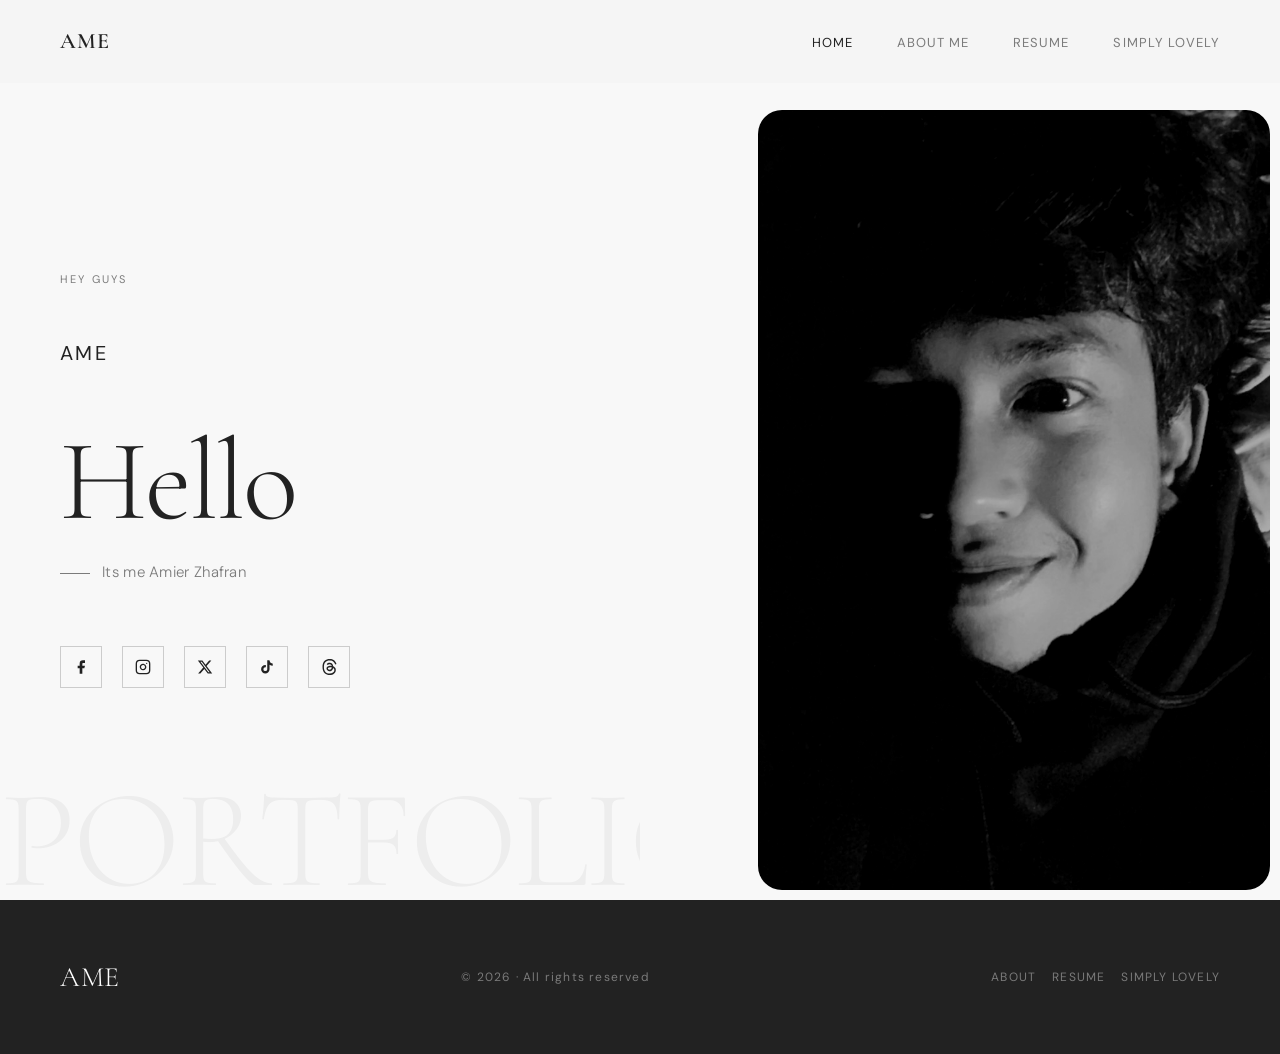
<file: index.html>
<!DOCTYPE html>
<html lang="en">
<head>
<meta charset="UTF-8">
<meta name="viewport" content="width=device-width, initial-scale=1.0">
<title>ame — Personal</title>
<link rel="preconnect" href="https://fonts.googleapis.com">
<link rel="preconnect" href="https://fonts.gstatic.com" crossorigin>
<link href="https://fonts.googleapis.com/css2?family=Cormorant+Garamond:ital,wght@0,300;0,400;0,600;1,300;1,400&family=DM+Sans:wght@300;400;500&display=swap" rel="stylesheet">
<link rel="stylesheet" href="css/styles.css">
</head>
<body>

<nav>
  <a href="index.html" class="nav-logo">AME</a>
  <ul class="nav-links">
    <li><a href="index.html" class="active">Home</a></li>
    <li><a href="about.html">About Me</a></li>
    <li><a href="resume.html">Resume</a></li>
    <li><a href="loml.html">Simply Lovely</a></li>
  </ul>
</nav>

<section class="hero">
  <div class="hero-bg-text">PORTFOLIO</div>

  <div class="hero-left">
    <p class="hero-year fade-in">Hey Guys</p>

    <div class="hero-stats fade-in">
      <div>
        <span class="stat-label">ame</span>
      </div>
    </div>

    <h1 class="hero-hello fade-in">Hello</h1>
    <p class="hero-sub fade-in"><span></span>Its me Amier Zhafran</p>

    <div class="social-row fade-in">
      <!-- Facebook -->
      <a href="#" rel="noopener noreferrer" class="social-link" title="Facebook">
        <svg viewBox="0 0 24 24"><path d="M18 2h-3a5 5 0 0 0-5 5v3H7v4h3v8h4v-8h3l1-4h-4V7a1 1 0 0 1 1-1h3z"/></svg>
      </a>
      <!-- Instagram -->
      <a href="#" rel="noopener noreferrer" class="social-link" title="Instagram">
        <svg viewBox="0 0 24 24"><rect x="2" y="2" width="20" height="20" rx="5" ry="5" fill="none" stroke="currentColor" stroke-width="2"/><path d="M16 11.37A4 4 0 1 1 12.63 8 4 4 0 0 1 16 11.37z" fill="none" stroke="currentColor" stroke-width="2"/><line x1="17.5" y1="6.5" x2="17.51" y2="6.5" stroke="currentColor" stroke-width="2" stroke-linecap="round"/></svg>
      </a>
      <!-- X / Twitter -->
      <a href="#" rel="noopener noreferrer" class="social-link" title="X (Twitter)">
        <svg viewBox="0 0 24 24"><path d="M18.244 2.25h3.308l-7.227 8.26 8.502 11.24H16.17l-5.214-6.817L4.99 21.75H1.68l7.73-8.835L1.254 2.25H8.08l4.713 6.231zm-1.161 17.52h1.833L7.084 4.126H5.117z"/></svg>
      </a>
      <!-- TikTok -->
      <a href="#" rel="noopener noreferrer" class="social-link" title="TikTok">
        <svg viewBox="0 0 24 24"><path d="M19.59 6.69a4.83 4.83 0 01-3.77-4.25V2h-3.45v13.67a2.89 2.89 0 01-2.88 2.5 2.89 2.89 0 01-2.89-2.89 2.89 2.89 0 012.89-2.89c.28 0 .54.04.79.1V9.01a6.27 6.27 0 00-.79-.05 6.34 6.34 0 00-6.34 6.34 6.34 6.34 0 006.34 6.34 6.34 6.34 0 006.33-6.34V8.69a8.18 8.18 0 004.78 1.52V6.77a4.85 4.85 0 01-1.01-.08z"/></svg>
      </a>
      <!-- Threads -->
      <a href="#" rel="noopener noreferrer" class="social-link" title="Threads">
        <svg viewBox="0 0 15 16"><path d="M6.321 6.016c-.27-.18-1.166-.802-1.166-.802.756-1.081 1.753-1.502 3.132-1.502.975 0 1.803.327 2.394.948s.928 1.509 1.005 2.644q.492.207.905.484c1.109.745 1.719 1.86 1.719 3.137 0 2.716-2.226 5.075-6.256 5.075C4.594 16 1 13.987 1 7.994 1 2.034 4.482 0 8.044 0 9.69 0 13.55.243 15 5.036l-1.36.353C12.516 1.974 10.163 1.43 8.006 1.43c-3.565 0-5.582 2.171-5.582 6.79 0 4.143 2.254 6.343 5.63 6.343 2.777 0 4.847-1.443 4.847-3.556 0-1.438-1.208-2.127-1.27-2.127-.236 1.234-.868 3.31-3.644 3.31-1.618 0-3.013-1.118-3.013-2.582 0-2.09 1.984-2.847 3.55-2.847.586 0 1.294.04 1.663.114 0-.637-.54-1.728-1.9-1.728-1.25 0-1.566.405-1.967.868ZM8.716 8.19c-2.04 0-2.304.87-2.304 1.416 0 .878 1.043 1.168 1.6 1.168 1.02 0 2.067-.282 2.232-2.423a6.2 6.2 0 0 0-1.528-.161"/></svg>
      </a>
    </div>
  </div>

  <div class="hero-right">
    <div class="hero-portrait-placeholder">
      <img src="images/me.jpeg" alt="Amier Zhafran" class="hero-portrait-image">
    </div>
  </div>

</section>

<footer>
  <span class="footer-name">AME</span>
  <span class="footer-copy">© 2026 · All rights reserved</span>
  <div class="footer-social">
    <a href="about.html">About</a>
    <a href="resume.html">Resume</a>
    <a href="loml.html">Simply Lovely</a>
  </div>
</footer>

</body>
</html>
</file>
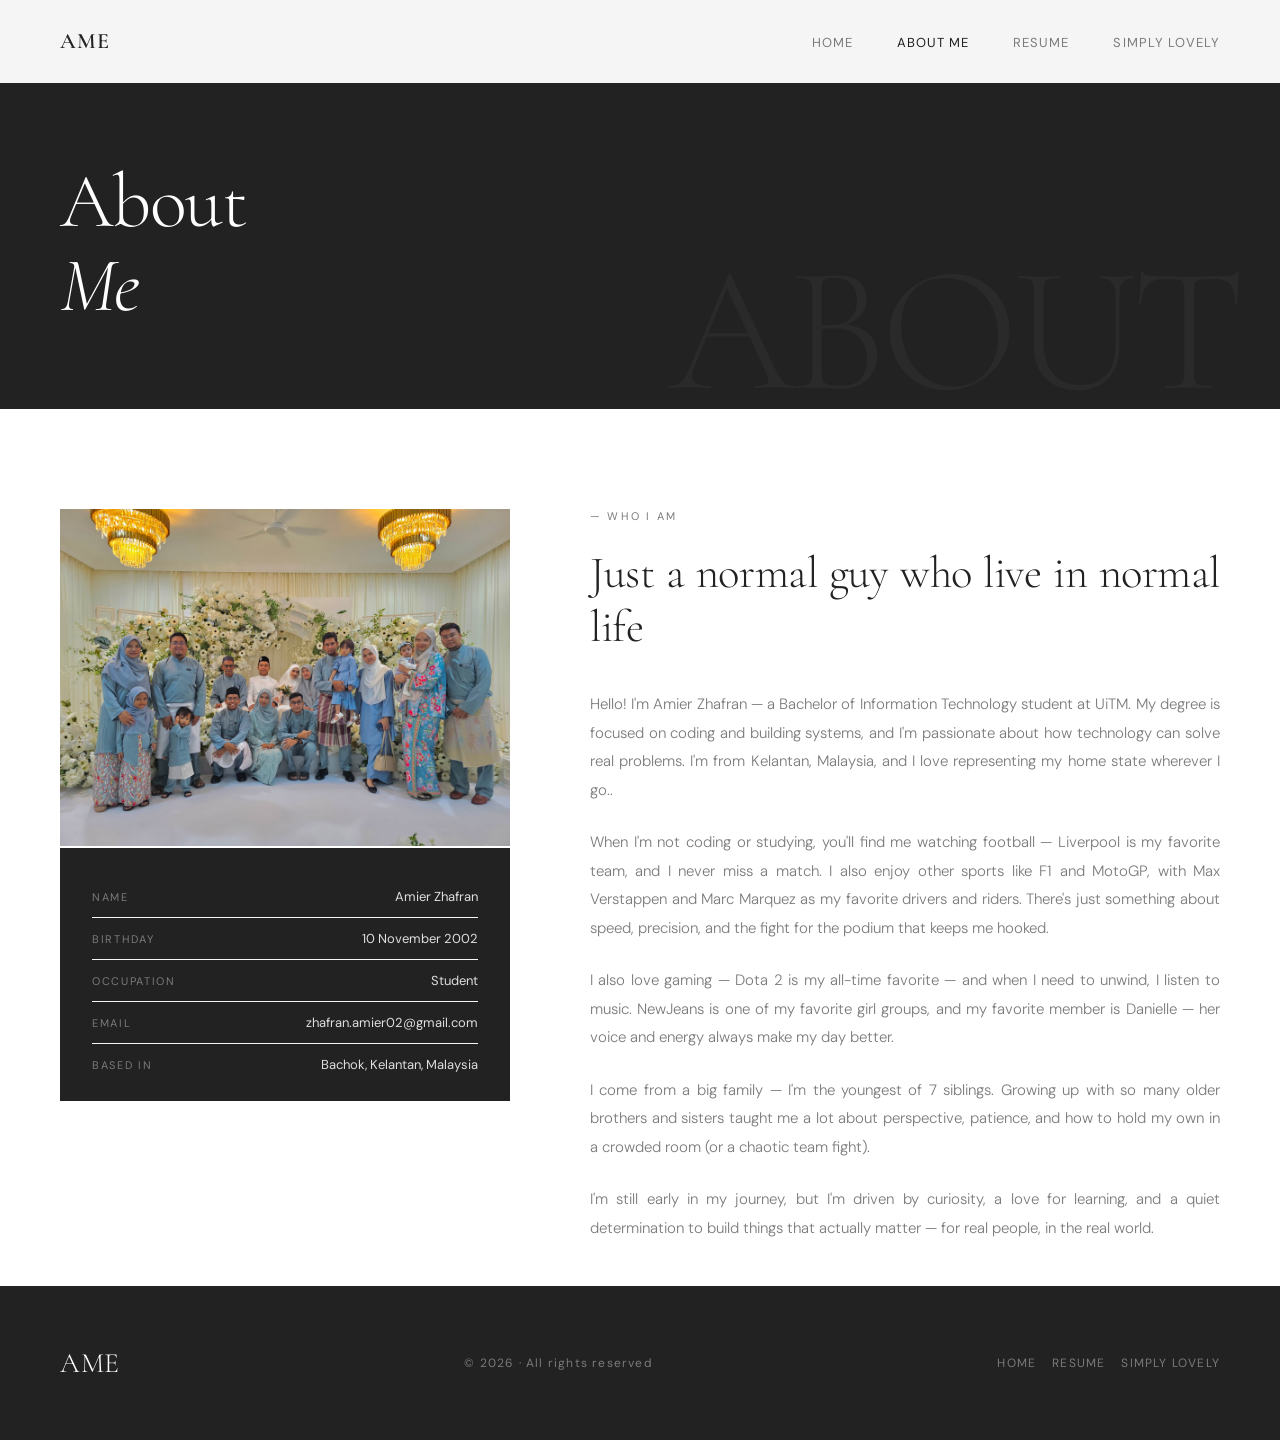
<file: about.html>
<!DOCTYPE html>
<html lang="en">
<head>
<meta charset="UTF-8">
<meta name="viewport" content="width=device-width, initial-scale=1.0">
<title>ame - About Me</title>
<link rel="preconnect" href="https://fonts.googleapis.com">
<link rel="preconnect" href="https://fonts.gstatic.com" crossorigin>
<link href="https://fonts.googleapis.com/css2?family=Cormorant+Garamond:ital,wght@0,300;0,400;0,600;1,300;1,400&family=DM+Sans:wght@300;400;500&display=swap" rel="stylesheet">
<link rel="stylesheet" href="css/styles.css">
</head>
<body>

<nav>
  <a href="index.html" class="nav-logo">AME</a>
  <ul class="nav-links">
    <li><a href="index.html">Home</a></li>
    <li><a href="about.html" class="active">About Me</a></li>
    <li><a href="resume.html">Resume</a></li>
    <li><a href="loml.html">Simply Lovely</a></li>
  </ul>
</nav>
<!-- nav-cta removed to match site header -->

<div class="page-header page-header--about">
  <h1 class="page-title">About<br><em>Me</em></h1>
</div>

<!-- BIO -->
<section class="bio-section">
  <div class="profile-photo-wrap">
    <div class="profile-photo">
      <img src="images/family_latest.jpg" alt="Family photo" class="profile-photo-img">
      </div>
    <div class="profile-meta">
      <div class="meta-row">
        <span class="meta-key">Name</span>
        <span class="meta-val">Amier Zhafran</span>
      </div>
      <div class="meta-row">
        <span class="meta-key">Birthday</span>
        <span class="meta-val">10 November 2002</span>
      </div>
      <div class="meta-row">
        <span class="meta-key">Occupation</span>
        <span class="meta-val">Student</span>
      </div>
      <div class="meta-row">
        <span class="meta-key">Email</span>
        <span class="meta-val">zhafran.amier02@gmail.com</span>
      </div>
      <div class="meta-row">
        <span class="meta-key">Based In</span>
        <span class="meta-val">Bachok, Kelantan, Malaysia</span>
      </div>
    </div>
  </div>

  <div class="bio-content" style="grid-column:2; text-align:justify; text-justify:inter-word;">
    <p class="bio-label">— Who I am</p>
    <h2 class="bio-heading">Just a normal guy who live in normal life</h2>
    <p class="bio-text">Hello! I'm Amier Zhafran — a Bachelor of Information Technology student at UiTM. My degree is focused on coding and building systems, and I'm passionate about how technology can solve real problems. I'm from Kelantan, Malaysia, and I love representing my home state wherever I go..</p>
    <p class="bio-text">When I'm not coding or studying, you'll find me watching football — Liverpool is my favorite team, and I never miss a match. I also enjoy other sports like F1 and MotoGP, with Max Verstappen and Marc Marquez as my favorite drivers and riders. There's just something about speed, precision, and the fight for the podium that keeps me hooked.</p>
    <p class="bio-text">I also love gaming — Dota 2 is my all-time favorite — and when I need to unwind, I listen to music. NewJeans is one of my favorite girl groups, and my favorite member is Danielle — her voice and energy always make my day better.</p>
    <p class="bio-text">I come from a big family — I'm the youngest of 7 siblings. Growing up with so many older brothers and sisters taught me a lot about perspective, patience, and how to hold my own in a crowded room (or a chaotic team fight).</p>
    <p class="bio-text">I'm still early in my journey, but I'm driven by curiosity, a love for learning, and a quiet determination to build things that actually matter — for real people, in the real world.</p>
  </div>
</section>

<footer>
  <span class="footer-name">AME</span>
  <span class="footer-copy">© 2026 · All rights reserved</span>
  <div class="footer-social">
    <a href="index.html">Home</a>
    <a href="resume.html">Resume</a>
    <a href="loml.html">Simply Lovely</a>
  </div>
</footer>

</body>
</html>
</file>
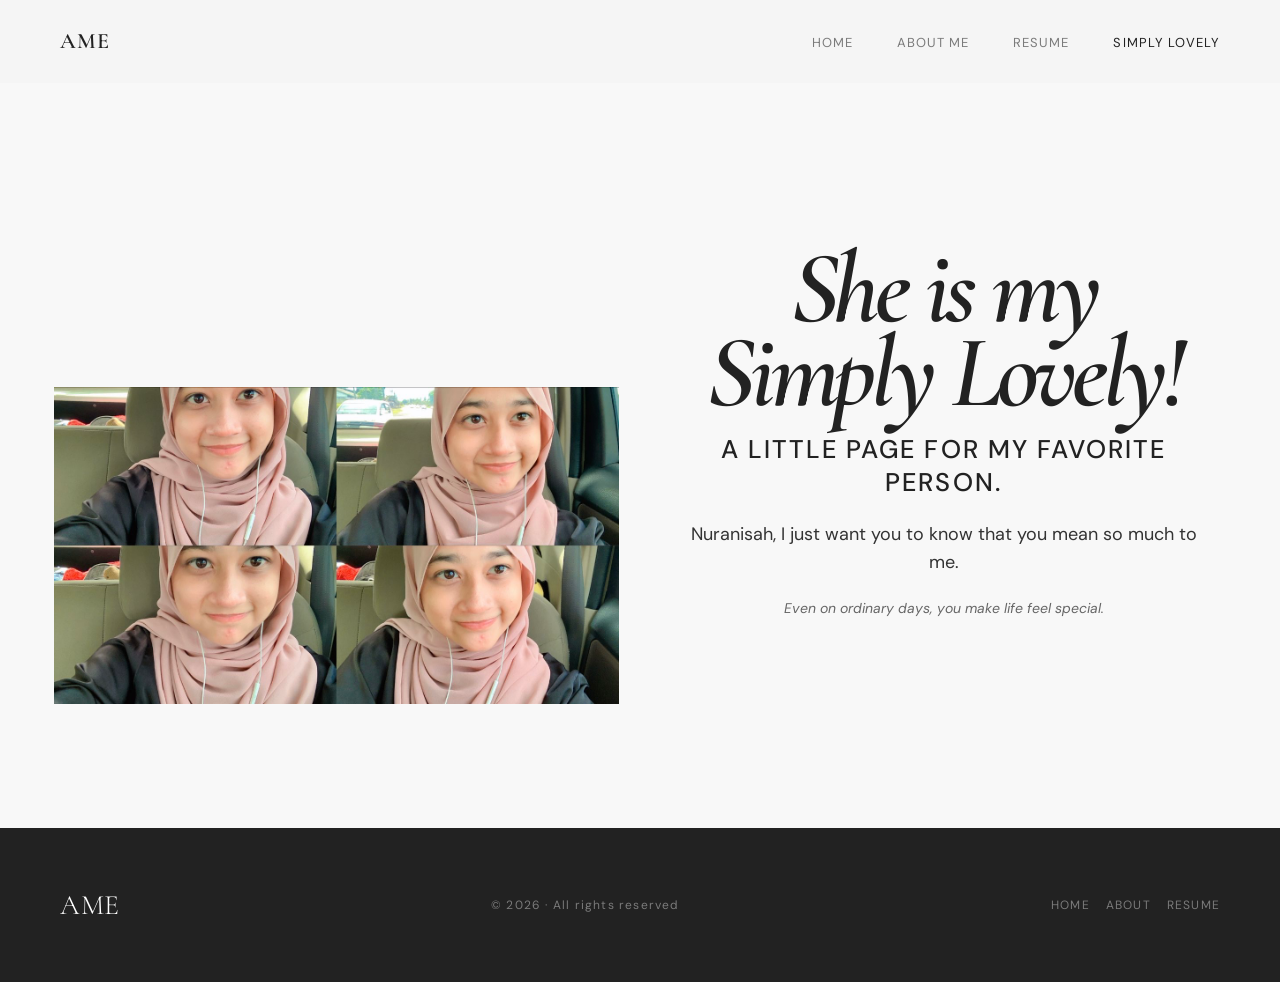
<file: loml.html>
<!DOCTYPE html>
<html lang="en">
<head>
<meta charset="UTF-8">
<meta name="viewport" content="width=device-width, initial-scale=1.0">
<title>ame - Simply Lovely</title>
<link rel="preconnect" href="https://fonts.googleapis.com">
<link rel="preconnect" href="https://fonts.gstatic.com" crossorigin>
<link href="https://fonts.googleapis.com/css2?family=Cormorant+Garamond:ital,wght@0,300;0,400;0,600;1,300;1,400&family=DM+Sans:wght@300;400;500;700&display=swap" rel="stylesheet">
<link rel="stylesheet" href="css/styles.css">
</head>
<body class="loml-page">

<nav>
  <a href="index.html" class="nav-logo">AME</a>
  <ul class="nav-links">
    <li><a href="index.html">Home</a></li>
    <li><a href="about.html">About Me</a></li>
    <li><a href="resume.html">Resume</a></li>
    <li><a href="loml.html" class="active">Simply Lovely</a></li>
  </ul>
</nav>

<main>
  <section class="loml-hero">
    <div class="loml-photo-panel">
      <div class="loml-photo-frame">
             <img src="images/my simply lovely.jpeg" alt="Simply Lovely" class="loml-photo-img">
        <div class="loml-photo-placeholder">
          <svg viewBox="0 0 24 24"><path d="M20 21v-2a4 4 0 0 0-4-4H8a4 4 0 0 0-4 4v2"/><circle cx="12" cy="7" r="4"/></svg>
          <strong>Your photo here</strong>
          <span>Replace this box with your own portrait or couple photo.</span>
        </div>
      </div>
    </div>

    <div class="loml-copy">
      <div class="loml-script">She is my<br>Simply Lovely!</div>
      <h1 class="loml-title">A little page for my favorite person.</h1>
      <p class="loml-text">Nuranisah, I just want you to know that you mean so much to me.</p>
      <p class="loml-small">Even on ordinary days, you make life feel special.</p>
    </div>
  </section>
<footer>
  <span class="footer-name">AME</span>
  <span class="footer-copy">© 2026 · All rights reserved</span>
  <div class="footer-social">
    <a href="index.html">Home</a>
    <a href="about.html">About</a>
    <a href="resume.html">Resume</a>
  </div>
</footer>

</body>
</html>
</file>
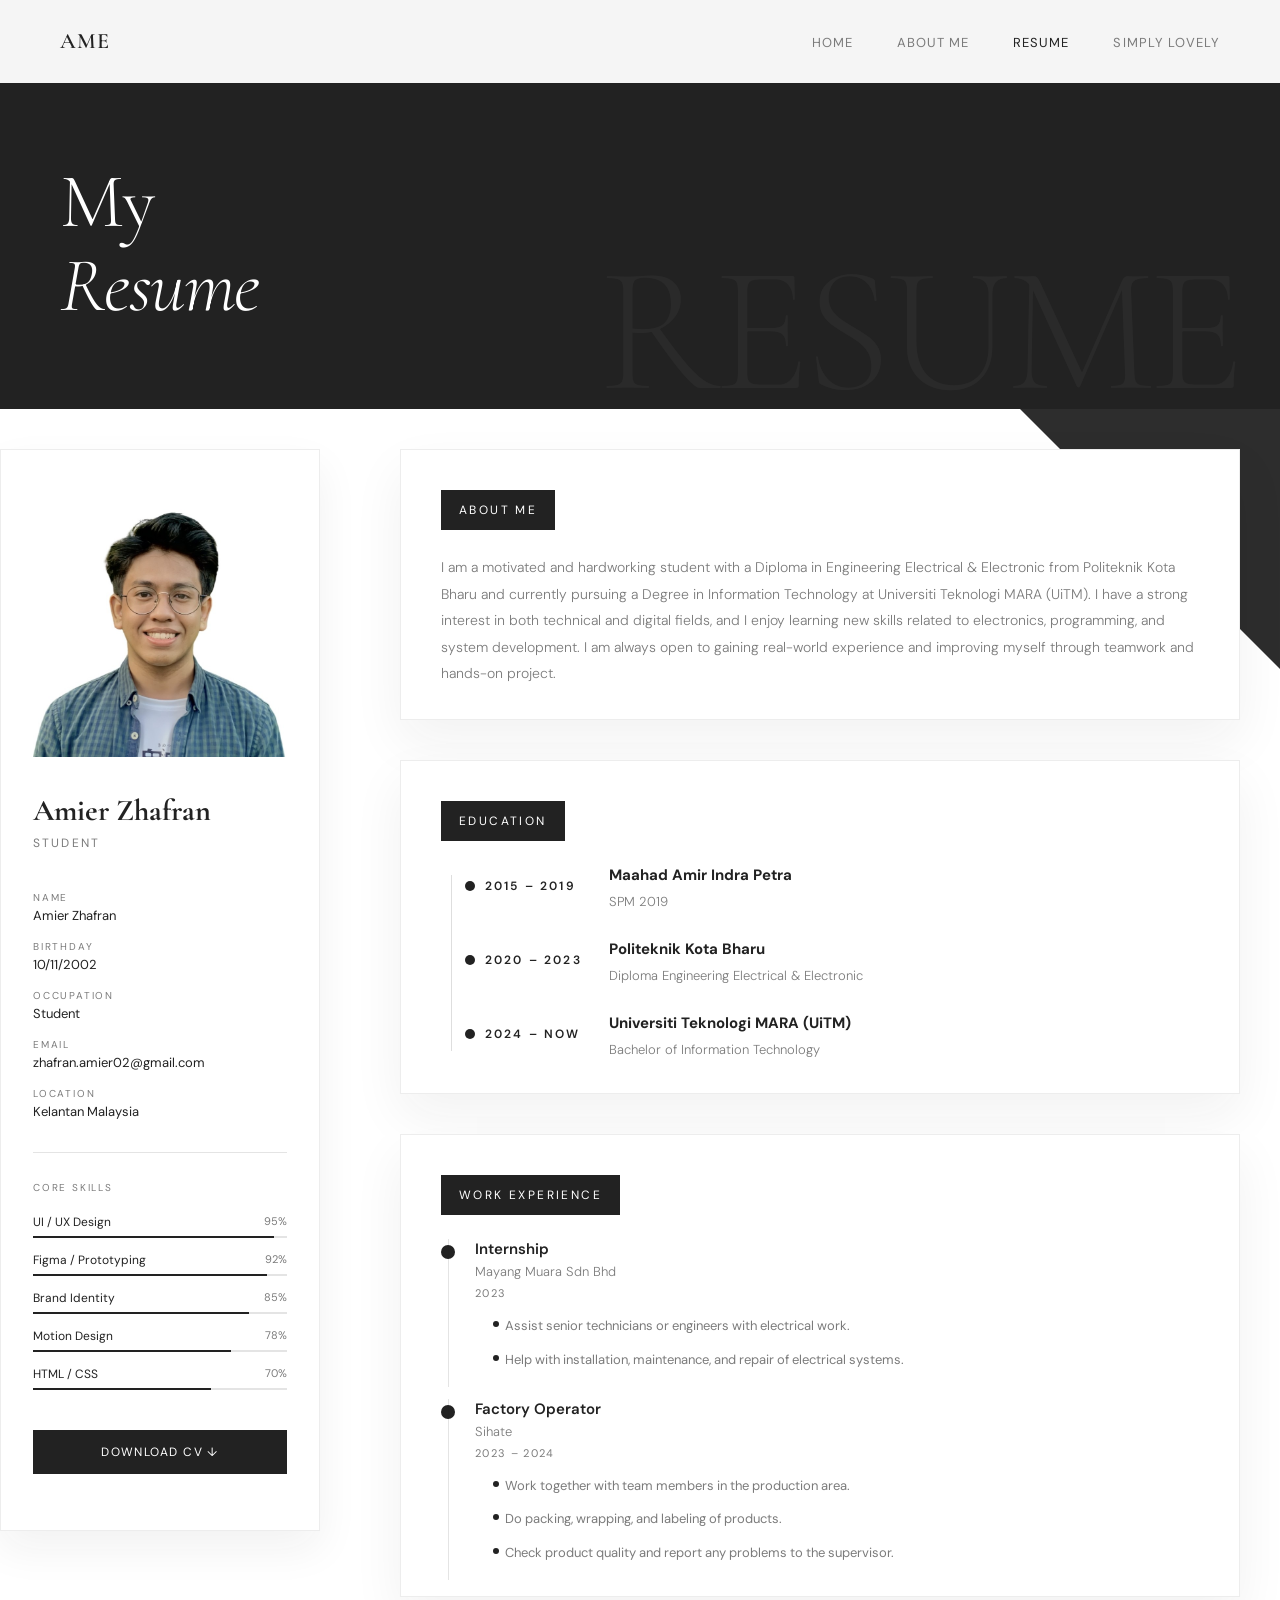
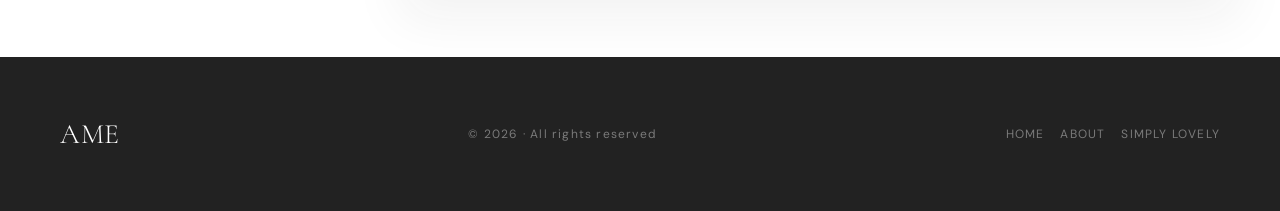
<file: resume.html>
<!DOCTYPE html>
<html lang="en">
<head>
<meta charset="UTF-8">
<meta name="viewport" content="width=device-width, initial-scale=1.0">
<title>ame - Resume</title>
<link rel="preconnect" href="https://fonts.googleapis.com">
<link rel="preconnect" href="https://fonts.gstatic.com" crossorigin>
<link href="https://fonts.googleapis.com/css2?family=Cormorant+Garamond:ital,wght@0,300;0,400;0,600;1,300;1,400&family=DM+Sans:wght@300;400;500&display=swap" rel="stylesheet">
<link rel="stylesheet" href="css/styles.css">
</head>
<body>

<nav>
  <a href="index.html" class="nav-logo">AME</a>
  <ul class="nav-links">
    <li><a href="index.html">Home</a></li>
    <li><a href="about.html">About Me</a></li>
    <li><a href="resume.html" class="active">Resume</a></li>
    <li><a href="loml.html">Simply Lovely</a></li>
  </ul>
</nav>

<div class="page-header page-header--resume">
  <h1 class="page-title">My<br><em>Resume</em></h1>
</div>

<div class="resume-layout">
  <!-- SIDEBAR -->
  <aside class="sidebar">
    <div class="sidebar-photo">
      <img src="images/myself.jpeg" alt="My photo" style="width:100%; height:auto; display:block; object-fit:cover;">
    </div>

    <div class="sidebar-name">Amier Zhafran</div>
    <div class="sidebar-role">Student</div>

    <div class="sidebar-info">
      <div class="info-row">  
        <span class="info-key">Name</span>
        <span class="info-val">Amier Zhafran</span>
      </div>
      <div class="info-row">
        <span class="info-key">Birthday</span>
        <span class="info-val">10/11/2002</span>
      </div>
      <div class="info-row">
        <span class="info-key">Occupation</span>
        <span class="info-val">Student</span>
      </div>
      <div class="info-row">
        <span class="info-key">Email</span>
        <span class="info-val">zhafran.amier02@gmail.com</span>
      </div>
      <div class="info-row">
        <span class="info-key">Location</span>
        <span class="info-val">Kelantan Malaysia</span>
      </div>
    </div>

    <div class="sidebar-divider"></div>

    <div style="margin-bottom:16px;">
      <div class="info-key" style="margin-bottom:20px;">Core Skills</div>
      <div class="skills-list">
        <div class="skill-bar-item">
          <div class="skill-bar-label">UI / UX Design <span>95%</span></div>
          <div class="skill-bar-track"><div class="skill-bar-fill" style="width:95%"></div></div>
        </div>
        <div class="skill-bar-item">
          <div class="skill-bar-label">Figma / Prototyping <span>92%</span></div>
          <div class="skill-bar-track"><div class="skill-bar-fill" style="width:92%"></div></div>
        </div>
        <div class="skill-bar-item">
          <div class="skill-bar-label">Brand Identity <span>85%</span></div>
          <div class="skill-bar-track"><div class="skill-bar-fill" style="width:85%"></div></div>
        </div>
        <div class="skill-bar-item">
          <div class="skill-bar-label">Motion Design <span>78%</span></div>
          <div class="skill-bar-track"><div class="skill-bar-fill" style="width:78%"></div></div>
        </div>
        <div class="skill-bar-item">
          <div class="skill-bar-label">HTML / CSS <span>70%</span></div>
          <div class="skill-bar-track"><div class="skill-bar-fill" style="width:70%"></div></div>
        </div>
      </div>
    </div>

    <a href="#" class="sidebar-download">Download CV ↓</a>
  </aside>

  <!-- MAIN -->
  <main class="resume-main">
    <div class="resume-content">
      <section class="resume-card about-card">
        <div class="section-heading">ABOUT ME</div>
        <p class="section-copy">I am a motivated and hardworking student with a Diploma in Engineering Electrical &amp; Electronic from Politeknik Kota Bharu and currently pursuing a Degree in Information Technology at Universiti Teknologi MARA (UiTM). I have a strong interest in both technical and digital fields, and I enjoy learning new skills related to electronics, programming, and system development. I am always open to gaining real-world experience and improving myself through teamwork and hands-on project.</p>
      </section>

      <section class="resume-card education-card">
        <div class="section-heading">EDUCATION</div>
        <div class="education-grid">
          <div class="education-item">
            <div class="education-year">2015 – 2019</div>
            <div class="education-detail">
              <div class="education-title">Maahad Amir Indra Petra</div>
              <div class="education-sub">SPM 2019</div>
            </div>
          </div>
          <div class="education-item">
            <div class="education-year">2020 – 2023</div>
            <div class="education-detail">
              <div class="education-title">Politeknik Kota Bharu</div>
              <div class="education-sub">Diploma Engineering Electrical &amp; Electronic</div>
            </div>
          </div>
          <div class="education-item">
            <div class="education-year">2024 – now</div>
            <div class="education-detail">
              <div class="education-title">Universiti Teknologi MARA (UiTM)</div>
              <div class="education-sub">Bachelor of Information Technology</div>
            </div>
          </div>
        </div>
      </section>

      <section class="resume-card experience-card">
        <div class="section-heading">WORK EXPERIENCE</div>
        <div class="experience-list">
          <div class="experience-item">
            <div class="experience-marker"></div>
            <div class="experience-body">
              <div class="experience-title">Internship <span>Mayang Muara Sdn Bhd</span></div>
              <div class="experience-date">2023</div>
              <ul class="experience-desc">
                <li>Assist senior technicians or engineers with electrical work.</li>
                <li>Help with installation, maintenance, and repair of electrical systems.</li>
              </ul>
            </div>
          </div>
          <div class="experience-item">
            <div class="experience-marker"></div>
            <div class="experience-body">
              <div class="experience-title">Factory Operator <span>Sihate</span></div>
              <div class="experience-date">2023 – 2024</div>
              <ul class="experience-desc">
                <li>Work together with team members in the production area.</li>
                <li>Do packing, wrapping, and labeling of products.</li>
                <li>Check product quality and report any problems to the supervisor.</li>
              </ul>
            </div>
          </div>
        </div>
      </section>
    </div>
  </main>
</div>

<footer>
  <span class="footer-name">AME</span>
  <span class="footer-copy">© 2026 · All rights reserved</span>
  <div class="footer-social">
    <a href="index.html">Home</a>
    <a href="about.html">About</a>
    <a href="loml.html">Simply Lovely</a>
  </div>
</footer>

<script>
function showTab(name, btn) {
  document.querySelectorAll('.tab-panel').forEach(p => p.classList.remove('active'));
  document.querySelectorAll('.tab-btn').forEach(b => b.classList.remove('active'));
  document.getElementById('tab-' + name).classList.add('active');
  btn.classList.add('active');
  if (name === 'contact') {
    document.querySelector('#tab-contact').scrollIntoView({ behavior: 'smooth', block: 'start' });
  }
}
</script>
</body>
</html>
</file>
<file: css/styles.css>
/* ===== index.html original styles ===== */
:root {
    --primary: #222222;
    --secondary: #7B7B7B;
    --tertiary: #F8F8F8;
    --white: #FFFFFF;
    --accent: #222222;
  }

  * { margin: 0; padding: 0; box-sizing: border-box; }

  html { scroll-behavior: smooth; }

  body {
    font-family: 'DM Sans', sans-serif;
    background: var(--white);
    color: var(--primary);
    overflow-x: hidden;
  }

  /* NAV */
  nav {
    position: fixed;
    top: 0; left: 0; right: 0;
    z-index: 100;
    display: flex;
    align-items: center;
    justify-content: space-between;
    padding: 28px 60px;
    mix-blend-mode: normal;
    background: #ffffff;
    backdrop-filter: none;
    border-bottom: none;
  }

  .nav-logo {
    font-family: 'Cormorant Garamond', serif;
    font-size: 22px;
    font-weight: 600;
    letter-spacing: 0.05em;
    text-decoration: none;
    color: var(--primary);
  }

  .nav-links {
    display: flex;
    gap: 44px;
    list-style: none;
  }

  .nav-links a {
    font-size: 13px;
    font-weight: 400;
    letter-spacing: 0.08em;
    text-transform: uppercase;
    text-decoration: none;
    color: var(--secondary);
    transition: color 0.25s;
  }

  .nav-links a:hover { color: var(--primary); }

  .nav-cta {
    font-size: 12px;
    font-weight: 500;
    letter-spacing: 0.1em;
    text-transform: uppercase;
    text-decoration: none;
    color: var(--white);
    background: var(--primary);
    padding: 11px 24px;
    transition: background 0.25s, transform 0.2s;
  }

  .nav-cta:hover { background: var(--secondary); transform: translateY(-1px); }

  /* HERO */
  .hero {
    min-height: 100vh;
    background: var(--tertiary);
    display: grid;
    grid-template-columns: 1fr 1fr;
    position: relative;
    overflow: hidden;
  }

  .hero-bg-text {
    position: absolute;
    bottom: -25px;
    left: 0;
    font-family: 'Cormorant Garamond', serif;
    font-size: clamp(100px, 18vw, 140px);
    font-weight: 300;
    color: rgba(34,34,34,0.05);
    letter-spacing: -0.02em;
    white-space: nowrap;
    pointer-events: none;
    user-select: none;
  }

  .hero-left {
    display: flex;
    flex-direction: column;
    justify-content: center;
    padding: 140px 60px 80px;
    position: relative;
    z-index: 2;
  }

  .hero-year {
    font-size: 11px;
    font-weight: 400;
    letter-spacing: 0.2em;
    text-transform: uppercase;
    color: var(--secondary);
    margin-bottom: 48px;
  }

  .hero-stats {
    display: flex;
    gap: 48px;
    margin-bottom: 64px;
  }

  .stat-label {
    font-size: 20px;
    letter-spacing: 0.12em;
    text-transform: uppercase;
    color: var(--primary);
    margin-top: 6px;
    display: block;
  }

  .hero-hello {
    font-family: 'Cormorant Garamond', serif;
    font-size: clamp(72px, 9vw, 120px);
    font-weight: 300;
    line-height: 0.9;
    color: var(--primary);
    letter-spacing: -0.02em;
    margin-bottom: 28px;
  }

  .hero-sub {
    font-size: 15px;
    font-weight: 300;
    color: var(--secondary);
    letter-spacing: 0.02em;
    margin-bottom: 64px;
  }

  .hero-sub span {
    display: inline-block;
    width: 30px;
    height: 1px;
    background: var(--secondary);
    vertical-align: middle;
    margin-right: 12px;
  }

  /* Social Icons */
  .social-row {
    display: flex;
    gap: 20px;
    align-items: center;
  }

  .social-link {
    width: 42px; height: 42px;
    border: 1px solid rgba(34,34,34,0.2);
    display: flex; align-items: center; justify-content: center;
    text-decoration: none;
    color: var(--primary);
    transition: background 0.25s, color 0.25s, border-color 0.25s;
    font-size: 15px;
  }

  .social-link:hover {
    background: var(--primary);
    color: var(--white);
    border-color: var(--primary);
  }

  .social-link svg { width: 16px; height: 16px; fill: currentColor; }

  .hero-scroll {
    position: absolute;
    bottom: 40px;
    left: 60px;
    font-size: 11px;
    letter-spacing: 0.18em;
    text-transform: uppercase;
    color: var(--secondary);
    display: flex;
    align-items: center;
    gap: 12px;
    z-index: 2;
  }

  .hero-scroll::after {
    content: '';
    display: block;
    width: 40px;
    height: 1px;
    background: var(--secondary);
    animation: scrollLine 2s ease-in-out infinite;
  }

  @keyframes scrollLine {
    0%, 100% { width: 40px; opacity: 1; }
    50% { width: 70px; opacity: 0.5; }
  }

  /* Hero right – placeholder portrait area */
  .hero-right {
    position: relative;
    overflow: hidden;
    background: var(--primary);
  }

  .hero-portrait-placeholder {
    width: 100%; height: 100%;
    display: flex;
    align-items: center; justify-content: center;
    background: #f8f8f8;
    padding: 0;
  }

  .hero-portrait-image {
    width: min(80%, 520px);
    height: auto;
    max-height: calc(100vh - 120px);
    object-fit: cover;
    object-position: center center;
    display: block;
    filter: grayscale(100%) contrast(1.05) brightness(0.95);
    border-radius: 24px;
    box-shadow: none;
    margin: 0 auto;
    margin-right: 10px;
    margin-top: 100px;
  }

  .hero-role-tag {
    position: absolute;
    top: 50%;
    right: 0;
    transform: translateY(-50%) rotate(90deg);
    transform-origin: right center;
    font-size: 11px;
    letter-spacing: 0.25em;
    text-transform: uppercase;
    color: rgba(255,255,255,0.25);
    white-space: nowrap;
  }

  /* BIO SECTION */
  .bio-section {
    padding: 100px 60px;
    display: grid;
    grid-template-columns: 1fr 1.4fr;
    gap: 80px;
    align-items: start;
    background: var(--white);
  }

  .bio-content {
    grid-column: 2;
    text-align: justify;
    text-justify: inter-word;
  }

  /* INTRO SECTION */
  .intro-section {
    padding: 120px 60px;
    background: var(--white);
    display: grid;
    grid-template-columns: 1fr 1fr;
    gap: 80px;
    align-items: center;
  }

  .intro-label {
    font-size: 11px;
    letter-spacing: 0.2em;
    text-transform: uppercase;
    color: var(--secondary);
    margin-bottom: 24px;
  }

  .intro-heading {
    font-family: 'Cormorant Garamond', serif;
    font-size: clamp(36px, 4vw, 56px);
    font-weight: 300;
    line-height: 1.2;
    color: var(--primary);
    letter-spacing: -0.01em;
  }

  .intro-text {
    font-size: 15px;
    line-height: 1.85;
    color: var(--secondary);
    font-weight: 300;
    margin-bottom: 40px;
  }

  .btn-outline {
    display: inline-block;
    font-size: 12px;
    letter-spacing: 0.12em;
    text-transform: uppercase;
    text-decoration: none;
    color: var(--primary);
    border: 1px solid var(--primary);
    padding: 14px 32px;
    transition: background 0.25s, color 0.25s;
  }

  .btn-outline:hover { background: var(--primary); color: var(--white); }

  /* SKILLS GRID */
  .skills-section {
    padding: 80px 60px 120px;
    background: var(--tertiary);
  }

  .section-header {
    display: flex;
    align-items: baseline;
    gap: 20px;
    margin-bottom: 60px;
  }

  .section-title {
    font-family: 'Cormorant Garamond', serif;
    font-size: clamp(32px, 3.5vw, 48px);
    font-weight: 300;
    color: var(--primary);
  }

  .section-num {
    font-size: 12px;
    letter-spacing: 0.15em;
    color: var(--secondary);
  }

  .skills-grid {
    display: grid;
    grid-template-columns: repeat(3, 1fr);
    gap: 2px;
  }

  .skill-card {
    background: var(--white);
    padding: 40px 36px;
    transition: background 0.3s;
  }

  .skill-card:hover { background: var(--primary); }
  .skill-card:hover .skill-name,
  .skill-card:hover .skill-desc { color: var(--white); }
  .skill-card:hover .skill-number { color: rgba(255,255,255,0.2); }

  .skill-number {
    font-family: 'Cormorant Garamond', serif;
    font-size: 48px;
    font-weight: 300;
    color: rgba(34,34,34,0.1);
    line-height: 1;
    margin-bottom: 20px;
    transition: color 0.3s;
  }

  .skill-name {
    font-size: 14px;
    font-weight: 500;
    letter-spacing: 0.08em;
    text-transform: uppercase;
    color: var(--primary);
    margin-bottom: 12px;
    transition: color 0.3s;
  }

  .skill-desc {
    font-size: 13px;
    line-height: 1.7;
    color: var(--secondary);
    font-weight: 300;
    transition: color 0.3s;
  }

  /* FOOTER */
  footer {
    background: var(--primary);
    color: var(--white);
    padding: 60px;
    display: flex;
    align-items: center;
    justify-content: space-between;
  }

  footer .footer-name {
    font-family: 'Cormorant Garamond', serif;
    font-size: 28px;
    font-weight: 300;
    letter-spacing: 0.02em;
  }

  footer .footer-copy {
    font-size: 12px;
    letter-spacing: 0.1em;
    color: rgba(255,255,255,0.4);
  }

  footer .footer-social {
    display: flex;
    gap: 16px;
  }

  footer .footer-social a {
    color: rgba(255,255,255,0.4);
    text-decoration: none;
    font-size: 12px;
    letter-spacing: 0.1em;
    text-transform: uppercase;
    transition: color 0.2s;
  }

  footer .footer-social a:hover { color: var(--white); }

  /* Page fade-in */
  .fade-in {
    opacity: 0;
    transform: translateY(24px);
    animation: fadeUp 0.8s ease forwards;
  }

  .fade-in:nth-child(2) { animation-delay: 0.15s; }
  .fade-in:nth-child(3) { animation-delay: 0.3s; }
  .fade-in:nth-child(4) { animation-delay: 0.45s; }

  @keyframes fadeUp {
    to { opacity: 1; transform: translateY(0); }
  }


/* ===== about.html original styles ===== */
:root {
    --primary: #222222;
    --secondary: #7B7B7B;
    --tertiary: #F8F8F8;
    --white: #FFFFFF;
  }
  * { margin: 0; padding: 0; box-sizing: border-box; }
  html { scroll-behavior: smooth; }
  body { font-family: 'DM Sans', sans-serif; background: var(--white); color: var(--primary); }

  nav {
    position: fixed; top: 0; left: 0; right: 0; z-index: 100;
    display: flex; align-items: center; justify-content: space-between;
    padding: 28px 60px;
    background: rgb(245, 245, 245);
    backdrop-filter: blur(12px);
    border-bottom: 1px solid rgb(245, 245, 245);
  }
  .nav-logo { font-family: 'Cormorant Garamond', serif; font-size: 22px; font-weight: 600; text-decoration: none; color: var(--primary); letter-spacing: 0.05em; }
  .nav-links { display: flex; gap: 44px; list-style: none; }
  .nav-links a { font-size: 13px; font-weight: 400; letter-spacing: 0.08em; text-transform: uppercase; text-decoration: none; color: var(--secondary); transition: color 0.25s; }
  .nav-links a:hover, .nav-links a.active { color: var(--primary); }
  .nav-cta { font-size: 12px; font-weight: 500; letter-spacing: 0.1em; text-transform: uppercase; text-decoration: none; color: var(--white); background: var(--primary); padding: 11px 24px; transition: background 0.25s; }
  .nav-cta:hover { background: var(--secondary); }

  /* PAGE HEADER */
  .page-header {
    padding: 160px 60px 80px;
    background: var(--primary);
    color: var(--white);
    position: relative;
    overflow: hidden;
  }
  .page-header--about::before {
    content: 'ABOUT';
    position: absolute; bottom: -30px; right: 40px;
    font-family: 'Cormorant Garamond', serif;
    font-size: clamp(80px, 14vw, 180px);
    font-weight: 300;
    color: rgba(255,255,255,0.04);
    letter-spacing: -0.03em;
    pointer-events: none;
  }
  .page-label { font-size: 11px; letter-spacing: 0.2em; text-transform: uppercase; color: rgba(255,255,255,0.4); margin-bottom: 20px; }
  .page-title { font-family: 'Cormorant Garamond', serif; font-size: clamp(48px, 6vw, 80px); font-weight: 300; line-height: 1.1; letter-spacing: -0.02em; }

  /* BIO SECTION */
  .bio-section {
    padding: 100px 60px 20px; /* reduced bottom padding to remove large gap before footer */
    display: grid;
    grid-template-columns: 1fr 1.4fr;
    gap: 80px;
    align-items: start;
    background: var(--white);
  }

  /* Profile photo placeholder */
  .profile-photo-wrap {
    position: relative;
  }
  .profile-photo {
    width: 100%;
    background: var(--tertiary);
    display: flex; flex-direction: column;
    align-items: center; justify-content: center;
    color: var(--secondary);
    gap: 0px;
    overflow: hidden;
  }
  .profile-photo svg { width: 56px; height: 56px; stroke: currentColor; fill: none; stroke-width: 1; }
  .profile-photo p { font-size: 12px; letter-spacing: 0.15em; text-transform: uppercase; }

  /* profile image: show full photo without cropping */
  .profile-photo img,
  .profile-photo .profile-photo-img {
    width: 100%;
    height: auto;
    display: block;
    object-fit: contain;
    object-position: center;
  }

  .profile-meta {
    background: var(--primary);
    color: var(--white);
    padding: 28px 32px;
    margin-top: 2px;
  }

  .meta-row {
    display: flex;
    justify-content: space-between;
    align-items: center;
    padding: 12px 0;
    border-bottom: 1px solid rgb(245, 245, 245);
  }
  .meta-row:last-child { border-bottom: none; padding-bottom: 0; }
  .meta-key { font-size: 11px; letter-spacing: 0.15em; text-transform: uppercase; color: rgba(255,255,255,0.4); }
  .meta-val { font-size: 13px; color: rgba(255,255,255,0.85); }

  .download-btn {
    display: block;
    width: 100%;
    margin-top: 20px;
    text-align: center;
    font-size: 12px;
    letter-spacing: 0.12em;
    text-transform: uppercase;
    text-decoration: none;
    color: var(--primary);
    border: 1px solid var(--primary);
    padding: 14px;
    transition: background 0.25s, color 0.25s;
  }
  .download-btn:hover { background: var(--primary); color: var(--white); }

  /* Bio text */
  .bio-label { font-size: 11px; letter-spacing: 0.2em; text-transform: uppercase; color: var(--secondary); margin-bottom: 24px; }

  .bio-heading {
    font-family: 'Cormorant Garamond', serif;
    font-size: clamp(32px, 3.5vw, 48px);
    font-weight: 300;
    line-height: 1.2;
    color: var(--primary);
    margin-bottom: 36px;
    letter-spacing: -0.01em;
  }

  .bio-text {
    font-size: 15px;
    line-height: 1.9;
    color: var(--secondary);
    font-weight: 300;
    margin-bottom: 24px;
  }

  /* Values */
  .values-grid {
    display: grid;
    grid-template-columns: 1fr 1fr;
    gap: 2px;
    margin-top: 48px;
  }
  .value-item {
    background: var(--tertiary);
    padding: 28px 24px;
  }
  .value-title { font-size: 13px; font-weight: 500; letter-spacing: 0.08em; text-transform: uppercase; color: var(--primary); margin-bottom: 8px; }
  .value-desc { font-size: 13px; line-height: 1.6; color: var(--secondary); font-weight: 300; }

  /* FAMILY SECTION */
  .family-section {
    padding: 100px 60px;
    background: var(--tertiary);
  }

  .section-header {
    display: flex; align-items: baseline; gap: 20px; margin-bottom: 60px;
  }
  .section-title {
    font-family: 'Cormorant Garamond', serif;
    font-size: clamp(32px, 3.5vw, 48px);
    font-weight: 300;
    color: var(--primary);
  }
  .section-num { font-size: 12px; letter-spacing: 0.15em; color: var(--secondary); }

  .family-intro {
    font-size: 15px;
    line-height: 1.85;
    color: var(--secondary);
    font-weight: 300;
    max-width: 640px;
    margin-bottom: 60px;
  }

  /* Family photo grid */
  .family-grid {
    display: grid;
    grid-template-columns: 2fr 1fr 1fr;
    grid-template-rows: auto auto;
    gap: 3px;
  }

  .family-photo {
    background: #d8d8d8;
    display: flex; flex-direction: column;
    align-items: center; justify-content: center;
    color: var(--secondary);
    gap: 12px;
    position: relative;
    overflow: hidden;
    cursor: pointer;
    transition: filter 0.3s;
  }
  .family-photo:hover { filter: brightness(0.92); }

  .family-photo svg { width: 40px; height: 40px; stroke: rgba(34,34,34,0.3); fill: none; stroke-width: 1.5; }
  .family-photo .photo-label {
    font-size: 11px;
    letter-spacing: 0.15em;
    text-transform: uppercase;
    color: rgba(34,34,34,0.4);
  }
  .family-photo .upload-hint {
    font-size: 11px;
    color: rgba(34,34,34,0.3);
    margin-top: 4px;
  }

  /* Large hero family photo */
  .family-photo.large {
    grid-row: 1 / 3;
    aspect-ratio: 3/4;
    background: #c8c8c8;
  }
  .family-photo.large svg { width: 60px; height: 60px; }

  .family-photo.medium {
    aspect-ratio: 4/3;
    background: #d0d0d0;
  }

  .family-photo.small {
    aspect-ratio: 4/3;
    background: #cacaca;
  }

  /* Caption strip */
  .family-caption {
    margin-top: 28px;
    display: flex;
    align-items: center;
    gap: 16px;
  }
  .caption-line { flex: 1; height: 1px; background: rgba(34,34,34,0.12); }
  .caption-text {
    font-family: 'Cormorant Garamond', serif;
    font-size: 18px;
    font-weight: 300;
    font-style: italic;
    color: var(--secondary);
    white-space: nowrap;
  }

  footer {
    background: var(--primary);
    color: var(--white);
    padding: 60px;
    display: flex;
    align-items: center;
    justify-content: space-between;
  }
  .footer-name { font-family: 'Cormorant Garamond', serif; font-size: 28px; font-weight: 300; }
  .footer-copy { font-size: 12px; letter-spacing: 0.1em; color: rgba(255,255,255,0.4); }
  .footer-social { display: flex; gap: 16px; }
  .footer-social a { color: rgba(255,255,255,0.4); text-decoration: none; font-size: 12px; letter-spacing: 0.1em; text-transform: uppercase; transition: color 0.2s; }
  .footer-social a:hover { color: var(--white); }


/* ===== resume.html original styles ===== */
:root {
    --primary: #222222;
    --secondary: #7B7B7B;
    --tertiary: #F8F8F8;
    --white: #FFFFFF;
  }
  * { margin: 0; padding: 0; box-sizing: border-box; }
  html { scroll-behavior: smooth; }
  body { font-family: 'DM Sans', sans-serif; background: var(--white); color: var(--primary); }

  nav {
    position: fixed; top: 0; left: 0; right: 0; z-index: 100;
    display: flex; align-items: center; justify-content: space-between;
    padding: 28px 60px;
    background: rgb(245, 245, 245);
    backdrop-filter: blur(12px);
    border-bottom: 1px solid rgb(245, 245, 245);
  }
  .nav-logo { font-family: 'Cormorant Garamond', serif; font-size: 22px; font-weight: 600; text-decoration: none; color: var(--primary); letter-spacing: 0.05em; }
  .nav-links { display: flex; gap: 44px; list-style: none; }
  .nav-links a { font-size: 13px; font-weight: 400; letter-spacing: 0.08em; text-transform: uppercase; text-decoration: none; color: var(--secondary); transition: color 0.25s; }
  .nav-links a:hover, .nav-links a.active { color: var(--primary); }
  .nav-cta { font-size: 12px; font-weight: 500; letter-spacing: 0.1em; text-transform: uppercase; text-decoration: none; color: var(--white); background: var(--primary); padding: 11px 24px; transition: background 0.25s; }
  .nav-cta:hover { background: var(--secondary); }

  .page-header--resume::before {
    content: 'RESUME';
    position: absolute; bottom: -30px; right: 40px;
    font-family: 'Cormorant Garamond', serif;
    font-size: clamp(80px, 14vw, 180px);
    font-weight: 300;
    color: rgba(255,255,255,0.04);
    letter-spacing: -0.03em;
    pointer-events: none;
  }

  /* RESUME LAYOUT */
  .resume-layout {
    position: relative;
    display: grid;
    grid-template-columns: 320px 1fr;
    gap: 40px;
    min-height: calc(100vh - 260px);
    padding: 40px 0 60px;
  }

  .resume-layout::before {
    content: '';
    position: absolute;
    top: 0; right: 0;
    width: 260px; height: 260px;
    background: var(--primary);
    clip-path: polygon(100% 0, 0 0, 100% 100%);
    opacity: 0.95;
    pointer-events: none;
  }

  /* SIDEBAR */
  .sidebar {
    background: var(--white);
    padding: 56px 32px;
    border: 1px solid rgba(34,34,34,0.08);
    position: sticky;
    top: 105px;
    align-self: start;
    box-shadow: 0 18px 40px rgba(34,34,34,0.06);
  }

  .sidebar-photo {
    width: 100%;
    aspect-ratio: 1;
    background: ##ffffff;
    display: flex; flex-direction: column;
    align-items: center; justify-content: center;
    color: var(--secondary);
    gap: 10px;
    margin-bottom: 32px;
  }
  .sidebar-photo svg { width: 48px; height: 48px; stroke: rgba(34,34,34,0.3); fill: none; stroke-width: 1.5; }
  .sidebar-photo p { font-size: 11px; letter-spacing: 0.12em; text-transform: uppercase; color: rgba(34,34,34,0.35); }

  .sidebar-name {
    font-family: 'Cormorant Garamond', serif;
    font-size: 30px;
    font-weight: 700;
    color: var(--primary);
    margin-bottom: 6px;
  }
  .sidebar-role {
    font-size: 12px;
    letter-spacing: 0.18em;
    text-transform: uppercase;
    color: var(--secondary);
    margin-bottom: 40px;
  }

  .sidebar-divider { height: 1px; background: rgba(34,34,34,0.12); margin: 28px 0; }

  .sidebar-info { display: flex; flex-direction: column; gap: 16px; margin-bottom: 32px; }

  .info-row { display: flex; flex-direction: column; gap: 3px; }
  .info-key {
    font-size: 10px;
    letter-spacing: 0.18em;
    text-transform: uppercase;
    color: var(--secondary);
  }
  .info-val {
    font-size: 13px;
    color: var(--primary);
    font-weight: 400;
  }

  .skills-list { display: flex; flex-direction: column; gap: 14px; }

  .skill-bar-label {
    display: flex;
    justify-content: space-between;
    margin-bottom: 6px;
    font-size: 12px;
    color: var(--primary);
  }
  .skill-bar-label span { color: var(--secondary); font-size: 11px; }
  .skill-bar-track { height: 2px; background: rgba(34,34,34,0.12); }
  .skill-bar-fill { height: 100%; background: var(--primary); }

  .sidebar-download {
    display: block;
    width: 100%;
    margin-top: 40px;
    text-align: center;
    font-size: 12px;
    letter-spacing: 0.12em;
    text-transform: uppercase;
    text-decoration: none;
    color: var(--white);
    background: var(--primary);
    padding: 14px;
    transition: background 0.25s;
  }
  .sidebar-download:hover { background: var(--secondary); }

  /* MAIN RESUME CONTENT */
  .resume-main {
    padding: 0 40px;
    position: relative;
    z-index: 1;
  }

  .resume-content {
    display: flex;
    flex-direction: column;
    gap: 40px;
  }

  .resume-card {
    background: var(--white);
    border: 1px solid rgba(34,34,34,0.08);
    padding: 40px 40px 32px;
    box-shadow: 0 22px 50px rgba(34,34,34,0.06);
    position: relative;
  }

  .section-heading {
    display: inline-block;
    font-size: 12px;
    letter-spacing: 0.2em;
    text-transform: uppercase;
    color: var(--white);
    background: var(--primary);
    padding: 12px 18px;
    margin-bottom: 24px;
  }

  .section-copy {
    font-size: 14px;
    line-height: 1.9;
    color: var(--secondary);
    font-weight: 300;
  }

  .education-grid {
    position: relative;
    display: grid;
    gap: 26px;
    padding-left: 24px;
  }

  .education-grid::before {
    content: '';
    position: absolute;
    left: 10px;
    top: 10px;
    bottom: 10px;
    width: 1px;
    background: rgba(34,34,34,0.15);
  }

  .education-item {
    display: grid;
    grid-template-columns: 120px 1fr;
    gap: 24px;
    align-items: start;
  }

  .education-year {
    position: relative;
    font-size: 12px;
    font-weight: 600;
    color: var(--primary);
    letter-spacing: 0.18em;
    text-transform: uppercase;
    padding-left: 20px;
    min-height: 42px;
    display: flex;
    align-items: center;
  }

  .education-year::before {
    content: '';
    position: absolute;
    left: 0;
    top: 50%;
    transform: translateY(-50%);
    width: 10px;
    height: 10px;
    background: var(--primary);
    border-radius: 50%;
  }

  .education-detail {
    display: flex;
    flex-direction: column;
    justify-content: center;
    gap: 6px;
  }

  .education-title {
    font-size: 15px;
    color: var(--primary);
    font-weight: 700;
  }

  .education-sub {
    font-size: 13px;
    color: var(--secondary);
    font-weight: 300;
    line-height: 1.7;
  }

  .experience-list {
    display: flex;
    flex-direction: column;
    gap: 28px;
  }

  .experience-item {
    display: flex;
    gap: 20px;
    position: relative;
  }

  .experience-item::before {
    content: '';
    position: absolute;
    left: 7px; top: 0; bottom: -16px;
    width: 1px;
    background: rgba(34,34,34,0.12);
  }

  .experience-marker {
    width: 14px;
    height: 14px;
    border-radius: 50%;
    background: var(--primary);
    margin-top: 6px;
    flex-shrink: 0;
  }

  .experience-body {
    flex: 1;
  }

  .experience-title {
    font-size: 15px;
    font-weight: 600;
    color: var(--primary);
    margin-bottom: 6px;
  }

  .experience-title span {
    display: block;
    font-size: 13px;
    color: var(--secondary);
    font-weight: 300;
    margin-top: 4px;
  }

  .experience-date {
    font-size: 11px;
    letter-spacing: 0.12em;
    text-transform: uppercase;
    color: var(--secondary);
    margin-bottom: 14px;
  }

  .experience-desc {
    list-style: none;
    display: grid;
    gap: 10px;
    padding-left: 18px;
    color: var(--secondary);
    font-size: 13px;
    line-height: 1.8;
  }

  .experience-desc li {
    position: relative;
    padding-left: 12px;
  }

  .experience-desc li::before {
    content: '';
    position: absolute;
    left: 0; top: 7px;
    width: 6px; height: 6px;
    background: var(--primary);
    border-radius: 50%;
  }

  /* remove old resume timeline styles */
  .tab-nav, .tab-btn, .tab-panel, .resume-two-col, .timeline, .timeline-item, .timeline-heading, .timeline-title, .timeline-date, .timeline-desc {
    display: revert;
  }

  /* CONTACT TAB */
  .contact-grid {
    display: grid;
    grid-template-columns: 1fr 1fr;
    gap: 3px;
  }
  .contact-card {
    background: var(--tertiary);
    padding: 40px 36px;
    transition: background 0.3s;
  }
  .contact-card:hover { background: var(--primary); }
  .contact-card:hover .cc-label,
  .contact-card:hover .cc-value { color: var(--white); }
  .contact-card:hover .cc-icon { color: rgba(255,255,255,0.3); }

  .cc-icon {
    font-size: 28px;
    color: rgba(34,34,34,0.15);
    margin-bottom: 16px;
    transition: color 0.3s;
    display: block;
  }
  .cc-label {
    font-size: 11px;
    letter-spacing: 0.15em;
    text-transform: uppercase;
    color: var(--secondary);
    margin-bottom: 8px;
    transition: color 0.3s;
  }
  .cc-value {
    font-size: 15px;
    color: var(--primary);
    transition: color 0.3s;
  }

  footer {
    background: var(--primary);
    color: var(--white);
    padding: 60px;
    display: flex;
    align-items: center;
    justify-content: space-between;
  }
  .footer-name { font-family: 'Cormorant Garamond', serif; font-size: 28px; font-weight: 300; }
  .footer-copy { font-size: 12px; letter-spacing: 0.1em; color: rgba(255,255,255,0.4); }
  .footer-social { display: flex; gap: 16px; }
  .footer-social a { color: rgba(255,255,255,0.4); text-decoration: none; font-size: 12px; letter-spacing: 0.1em; text-transform: uppercase; transition: color 0.2s; }
  .footer-social a:hover { color: var(--white); }


/* ===== shared responsive cleanup ===== */
@media (max-width: 900px) {
  nav { padding: 22px 24px; gap: 18px; }
  .nav-links { gap: 18px; }
  .nav-cta { display: none; }
  .hero, .intro-section, .bio-section, .resume-layout, .resume-two-col, .contact-grid { grid-template-columns: 1fr; }
  .hero-right { min-height: 520px; }
  .skills-grid, .values-grid { grid-template-columns: 1fr; }
  .family-grid { grid-template-columns: 1fr; }
  .family-photo.large { grid-row: auto; }
  .sidebar { position: relative; top: 0; }
  footer { flex-direction: column; gap: 18px; text-align: center; }
}

@media (max-width: 560px) {
  nav { flex-wrap: wrap; justify-content: center; }
  .nav-logo { width: 100%; text-align: center; }
  .nav-links { gap: 14px; flex-wrap: wrap; justify-content: center; }
  .page-header, .bio-section, .family-section, .resume-main, .intro-section, .skills-section { padding-left: 24px; padding-right: 24px; }
  .hero-left { padding-left: 24px; padding-right: 24px; }
  .hero-stats { flex-direction: column; gap: 20px; }
}

/* ===== LOML page: use the site's default header colors (no pink) ===== */
.loml-page {
  background: var(--tertiary);
}



.loml-hero {
  min-height: 92vh;
  padding: 86px 54px 0;
  display: grid;
  grid-template-columns: minmax(280px, 1fr) minmax(320px, 1fr);
  align-items: end;
  gap: 42px;
  background: var(--tertiary);
  overflow: hidden;
}

.loml-photo-panel {
  min-height: calc(92vh - 86px);
  display: flex;
  align-items: end;
  justify-content: center;
}

.loml-photo-frame {
    width: min(750px, 100%);
    aspect-ratio: 1;
    background: transparent;
    border-radius: 40px;
    border: 6px solid var(--loml-pink);
    overflow: visible;
    position: relative;
    box-shadow: none;
    display: block;
    align-items: normal;
    justify-content: normal;
}

  .loml-photo-frame img {
    width: 100%;
    height: 100%;
    object-fit: contain;
    display: block;
  }

  /* hide placeholder when a real image is used */
  .loml-photo-frame .loml-photo-placeholder {
    display: none;
  }

.loml-photo-placeholder {
  width: 100%;
  height: 100%;
  display: flex;
  flex-direction: column;
  align-items: center;
  justify-content: center;
  text-align: center;
  color: rgba(21,21,21,0.45);
  padding: 36px;
}

.loml-photo-placeholder svg {
  width: 70px;
  height: 70px;
  fill: none;
  stroke: currentColor;
  stroke-width: 1.3;
  margin-bottom: 18px;
}

.loml-photo-placeholder strong {
  display: block;
  font-size: 12px;
  letter-spacing: 0.18em;
  text-transform: uppercase;
  color: rgba(21,21,21,0.55);
}

.loml-photo-placeholder span {
  display: block;
  margin-top: 10px;
  font-size: 13px;
  line-height: 1.6;
  max-width: 250px;
}

.loml-copy {
  align-self: center;
  text-align: center;
  padding: 70px 20px 90px;
}

.loml-script {
  font-family: 'Cormorant Garamond', serif;
  font-style: italic;
  font-size: clamp(56px, 8vw, 104px);
  font-weight: 600;
  line-height: 0.82;
  letter-spacing: -0.05em;
  color: var(--loml-black);
  margin-bottom: 18px;
}

.loml-title {
  font-size: clamp(18px, 2vw, 26px);
  font-weight: 500;
  letter-spacing: 0.08em;
  text-transform: uppercase;
  color: var(--loml-black);
  margin-bottom: 22px;
}

.loml-text {
  max-width: 520px;
  margin: 0 auto 12px;
  font-size: 18px;
  line-height: 1.55;
  color: #333;
}

.loml-small {
  font-size: 14px;
  font-style: italic;
  color: #666;
  margin: 22px 0 30px;
}

.loml-button {
  display: inline-block;
  background: var(--loml-pink);
  color: #111;
  text-decoration: none;
  text-transform: uppercase;
  letter-spacing: 0.16em;
  font-weight: 700;
  font-size: 14px;
  padding: 16px 26px;
  box-shadow: 8px 8px 0 rgba(21,21,21,0.12);
  transform: rotate(-1deg);
  transition: transform 0.2s, box-shadow 0.2s;
}

.loml-button:hover {
  transform: rotate(0deg) translateY(-2px);
  box-shadow: 10px 10px 0 rgba(21,21,21,0.16);
}

.loml-note-section {
  padding: 90px 60px;
  background: #fff;
  display: grid;
  grid-template-columns: 0.9fr 1.1fr;
  gap: 70px;
  align-items: start;
}

.loml-note-label {
  font-size: 11px;
  letter-spacing: 0.22em;
  text-transform: uppercase;
  color: var(--secondary);
  margin-bottom: 20px;
}

.loml-note-heading {
  font-family: 'Cormorant Garamond', serif;
  font-size: clamp(34px, 4vw, 58px);
  line-height: 1.05;
  font-weight: 300;
}

.loml-note-card {
  background: var(--tertiary);
  padding: 42px;
  border-left: 5px solid var(--loml-pink);
}

.loml-note-card p {
  font-size: 16px;
  line-height: 1.9;
  color: var(--secondary);
  font-weight: 300;
}

.loml-gallery {
  padding: 0 60px 100px;
  display: grid;
  grid-template-columns: repeat(3, 1fr);
  gap: 3px;
}

.loml-memory {
  aspect-ratio: 1;
  background: #ececec;
  display: flex;
  align-items: center;
  justify-content: center;
  text-align: center;
  color: rgba(21,21,21,0.45);
  font-size: 12px;
  letter-spacing: 0.15em;
  text-transform: uppercase;
  padding: 24px;
}

@media (max-width: 900px) {
  .loml-hero, .loml-note-section, .loml-gallery { grid-template-columns: 1fr; }
  .loml-hero { padding: 88px 24px 0; gap: 0; }
  .loml-photo-panel { min-height: auto; order: 2; }
  .loml-copy { order: 1; padding-bottom: 40px; }
  .loml-photo-frame { width: min(360px, 92vw); }
  .loml-note-section { padding: 70px 24px; gap: 28px; }
  .loml-gallery { padding: 0 24px 80px; }
}
</file>
